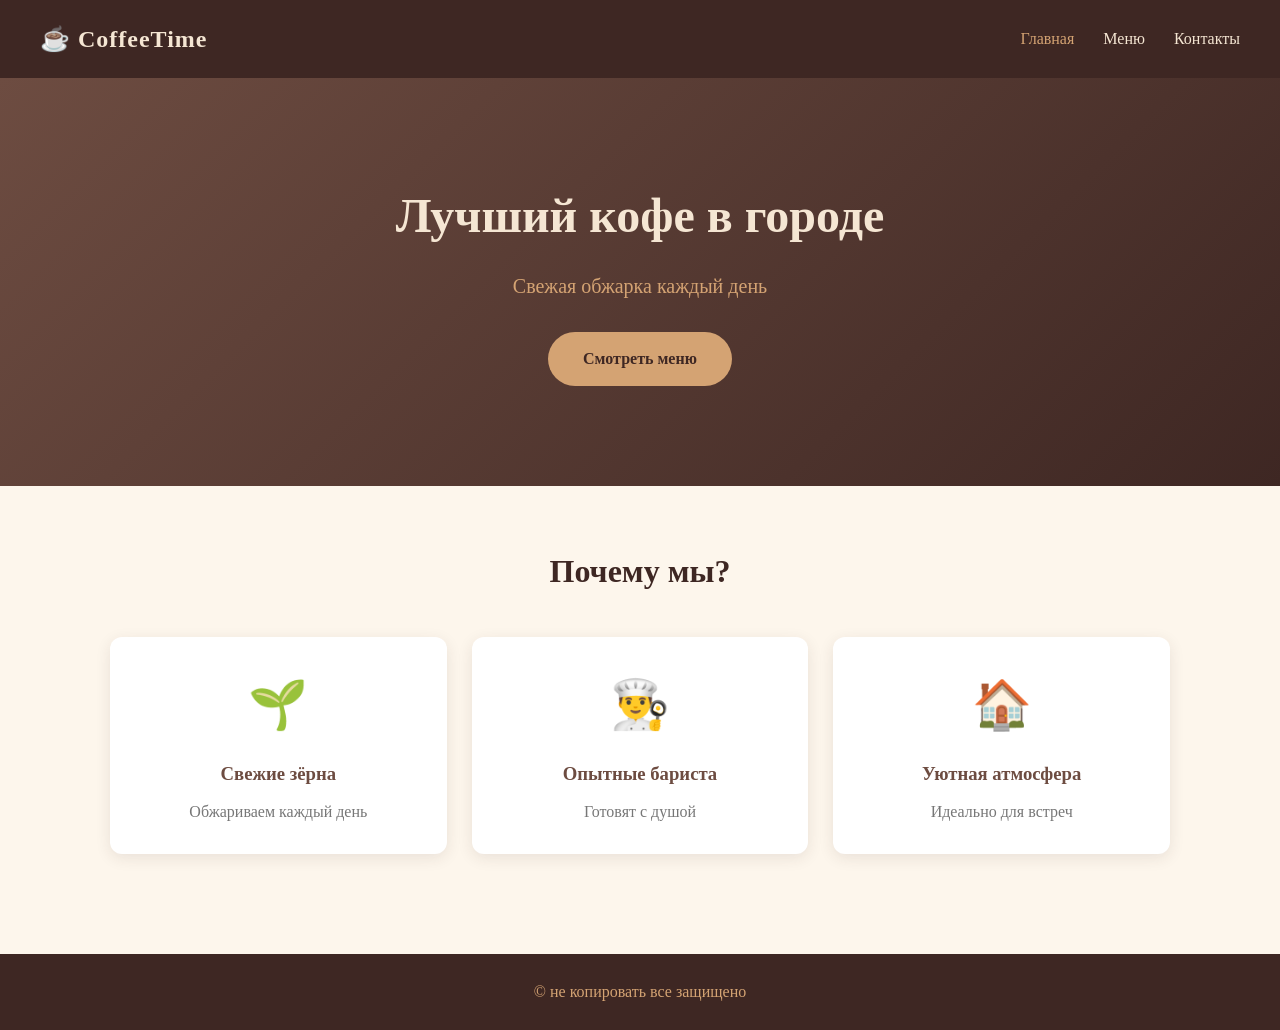
<file: index.html>
<!DOCTYPE html>
<html lang="ru">
<head>
  <meta charset="UTF-8">
  <meta name="viewport" content="width=device-width, initial-scale=1.0">
  <title>CoffeeTime — Главная</title>
  <link rel="stylesheet" href="css/style.css">
</head>
<body>

  <header>
    <div class="logo">☕ CoffeeTime</div>
    <nav>
      <a href="index.html" class="active">Главная</a>
      <a href="menu.html">Меню</a>
      <a href="contacts.html">Контакты</a>
    </nav>
  </header>

  <section class="hero">
    <h1>Лучший кофе в городе</h1>
    <p>Свежая обжарка каждый день</p>
    <a href="menu.html" class="btn">Смотреть меню</a>
  </section>

  <div class="container">
    <h2>Почему мы?</h2>
    <div class="cards">
      <div class="card">
        <div class="icon">🌱</div>
        <h3>Свежие зёрна</h3>
        <p>Обжариваем каждый день</p>
      </div>
      <div class="card">
        <div class="icon">👨‍🍳</div>
        <h3>Опытные бариста</h3>
        <p>Готовят с душой</p>
      </div>
      <div class="card">
        <div class="icon">🏠</div>
        <h3>Уютная атмосфера</h3>
        <p>Идеально для встреч</p>
      </div>
    </div>
  </div>

  <footer>
    <p>© не копировать все защищено</p>
  </footer>

</body>
</html>
</file>
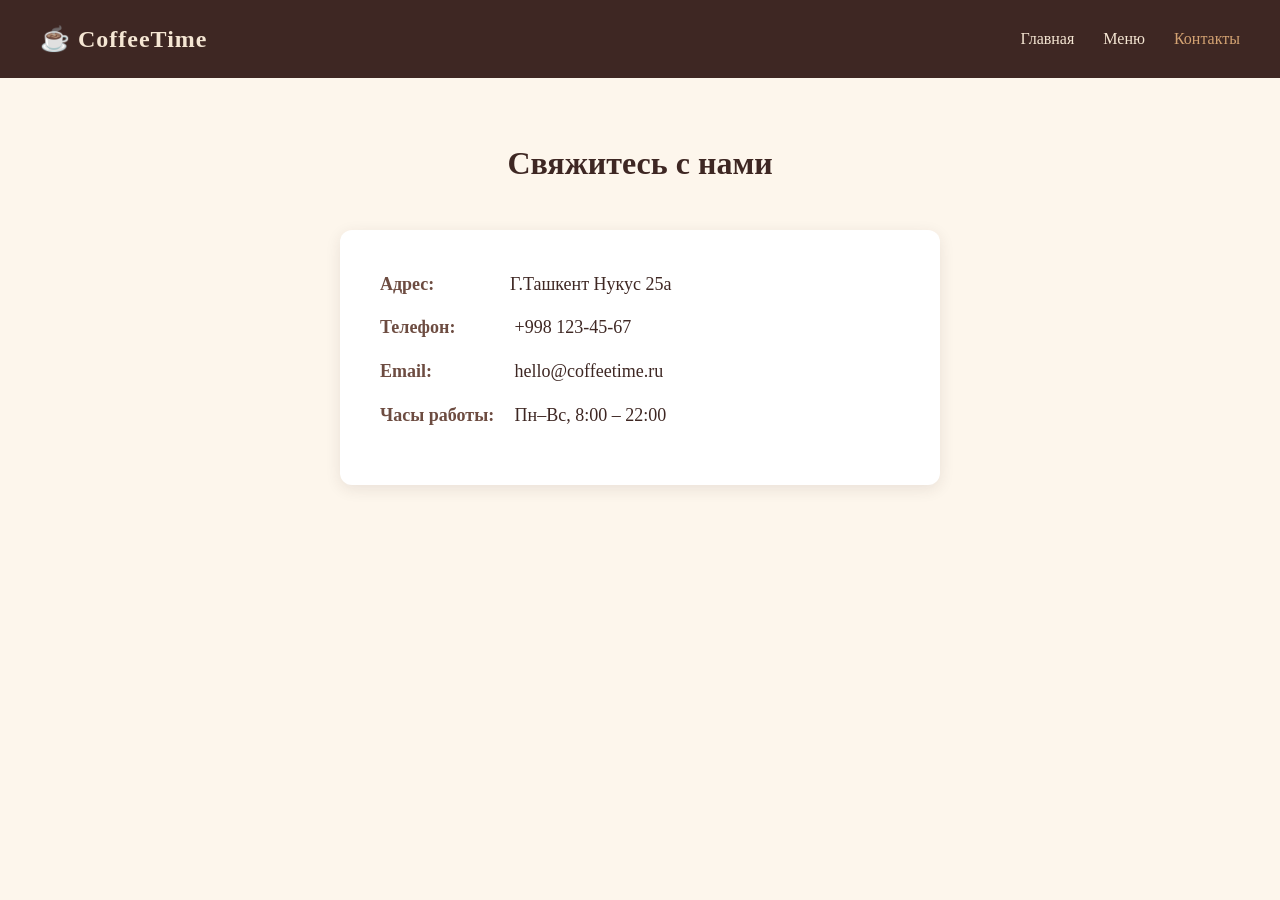
<file: contacts.html>
<!DOCTYPE html>
<html lang="ru">
<head>
  <meta charset="UTF-8">
  <meta name="viewport" content="width=device-width, initial-scale=1.0">
  <title>CoffeeTime — Контакты</title>
  <link rel="stylesheet" href="css/style.css">
</head>
<body>

  <header>
    <div class="logo">☕ CoffeeTime</div>
    <nav>
      <a href="index.html">Главная</a>
      <a href="menu.html">Меню</a>
      <a href="contacts.html" class="active">Контакты</a>
    </nav>
  </header>

  <div class="container">
    <h2>Свяжитесь с нами</h2>
    <div class="contact-box">
      <p><strong>Адрес:</strong>Г.Ташкент Нукус 25а</p>
      <p><strong>Телефон:</strong> +998 123-45-67 </p>
      <p><strong>Email:</strong> hello@coffeetime.ru </p>
      <p><strong>Часы работы:</strong> Пн–Вс, 8:00 – 22:00</p>
    </div>
  </div>



</body>
</html>
</file>
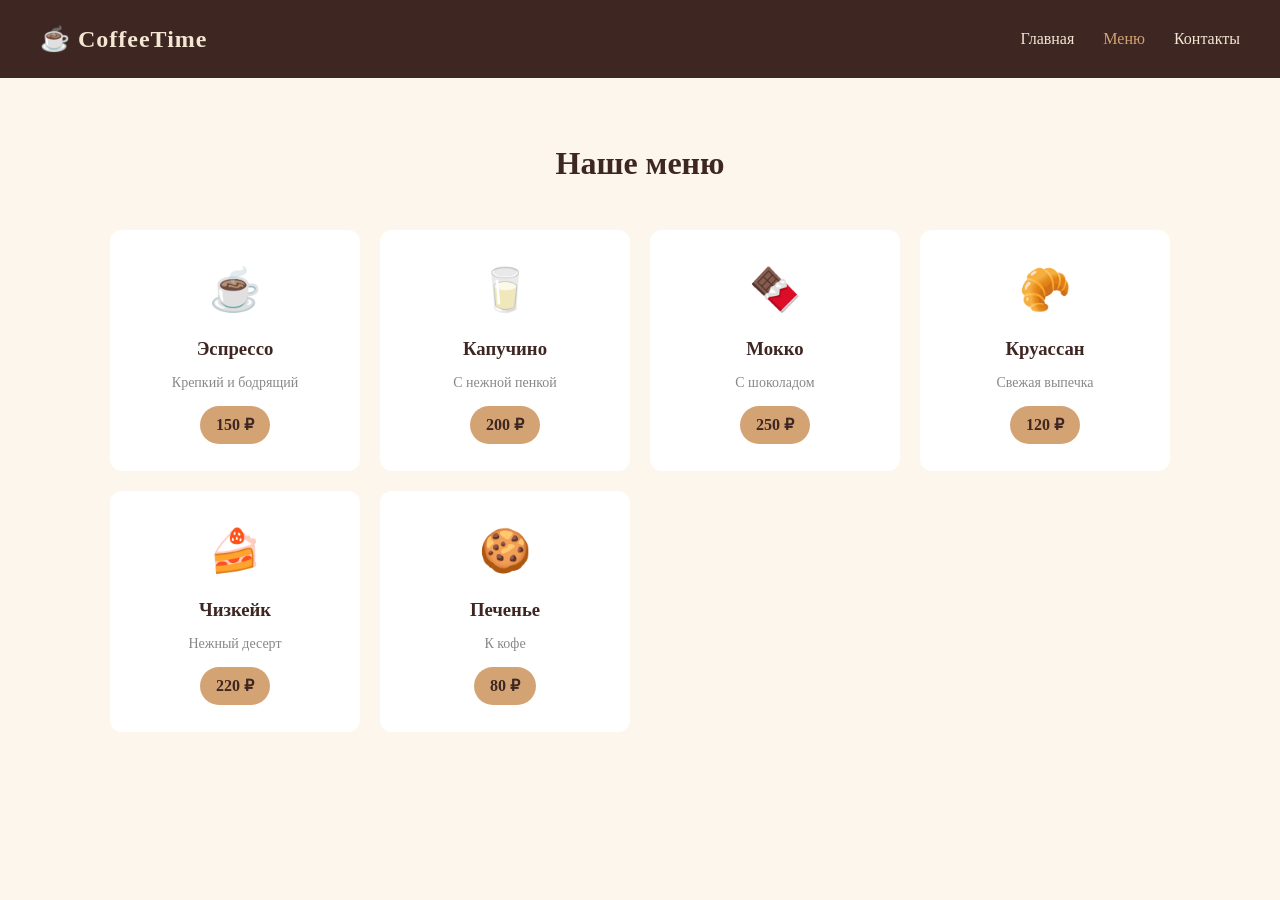
<file: menu.html>
<!DOCTYPE html>
<html lang="ru">
<head>
  <meta charset="UTF-8">
  <meta name="viewport" content="width=device-width, initial-scale=1.0">
  <title>CoffeeTime — Меню</title>
  <link rel="stylesheet" href="css/style.css">
  <link rel="stylesheet" href="css/menu.css">
</head>
<body>

  <header>
    <div class="logo">☕ CoffeeTime</div>
    <nav>
      <a href="index.html">Главная</a>
      <a href="menu.html" class="active">Меню</a>
      <a href="contacts.html">Контакты</a>
    </nav>
  </header>

  <div class="container">
    <h2>Наше меню</h2>

    <div class="menu-grid">
      <div class="menu-item">
        <span class="emoji">☕</span>
        <h3>Эспрессо</h3>
        <p>Крепкий и бодрящий</p>
        <span class="price">150 ₽</span>
      </div>
      <div class="menu-item">
        <span class="emoji">🥛</span>
        <h3>Капучино</h3>
        <p>С нежной пенкой</p>
        <span class="price">200 ₽</span>
      </div>
      <div class="menu-item">
        <span class="emoji">🍫</span>
        <h3>Мокко</h3>
        <p>С шоколадом</p>
        <span class="price">250 ₽</span>
      </div>
      <div class="menu-item">
        <span class="emoji">🥐</span>
        <h3>Круассан</h3>
        <p>Свежая выпечка</p>
        <span class="price">120 ₽</span>
      </div>
      <div class="menu-item">
        <span class="emoji">🍰</span>
        <h3>Чизкейк</h3>
        <p>Нежный десерт</p>
        <span class="price">220 ₽</span>
      </div>
      <div class="menu-item">
        <span class="emoji">🍪</span>
        <h3>Печенье</h3>
        <p>К кофе</p>
        <span class="price">80 ₽</span>
      </div>
    </div>
  </div>


</body>
</html>
</file>
<file: css/style.css>
* {
  margin: 0;
  padding: 0;
  box-sizing: border-box;
}

body {
  font-family: 'Georgia', serif;
  background: #fdf6ec;
  color: #3e2723;
  line-height: 1.6;
}

/* Шапка */
header {
  background: #3e2723;
  color: #f5e6d3;
  padding: 20px 40px;
  display: flex;
  justify-content: space-between;
  align-items: center;
}

.logo {
  font-size: 24px;
  font-weight: bold;
  letter-spacing: 1px;
}

nav a {
  color: #f5e6d3;
  text-decoration: none;
  margin-left: 25px;
  font-size: 16px;
  transition: color 0.3s;
}

nav a:hover,
nav a.active {
  color: #d4a373;
}

/* Баннер */
.hero {
  background: linear-gradient(135deg, #6d4c41, #3e2723);
  color: #f5e6d3;
  text-align: center;
  padding: 100px 20px;
}

.hero h1 {
  font-size: 48px;
  margin-bottom: 15px;
}

.hero p {
  font-size: 20px;
  margin-bottom: 30px;
  color: #d4a373;
}

.btn {
  display: inline-block;
  padding: 14px 35px;
  background: #d4a373;
  color: #3e2723;
  text-decoration: none;
  border-radius: 30px;
  font-weight: bold;
  transition: transform 0.3s, background 0.3s;
}

.btn:hover {
  transform: scale(1.05);
  background: #f5e6d3;
}

/* Контейнер */
.container {
  max-width: 1100px;
  margin: 0 auto;
  padding: 60px 20px;
}

.container h2 {
  font-size: 32px;
  text-align: center;
  margin-bottom: 40px;
  color: #3e2723;
}

/* Карточки */
.cards {
  display: grid;
  grid-template-columns: repeat(auto-fit, minmax(240px, 1fr));
  gap: 25px;
}

.card {
  background: #fff;
  padding: 30px;
  border-radius: 12px;
  text-align: center;
  box-shadow: 0 4px 15px rgba(62, 39, 35, 0.1);
  transition: transform 0.3s;
}

.card:hover {
  transform: translateY(-5px);
}

.card .icon {
  font-size: 48px;
  margin-bottom: 15px;
}

.card h3 {
  color: #6d4c41;
  margin-bottom: 10px;
}

.card p {
  color: #777;
}

/* Контакты */
.contact-box {
  background: #fff;
  padding: 40px;
  border-radius: 12px;
  box-shadow: 0 4px 15px rgba(62, 39, 35, 0.1);
  max-width: 600px;
  margin: 0 auto;
}

.contact-box p {
  margin-bottom: 15px;
  font-size: 18px;
}

.contact-box strong {
  color: #6d4c41;
  display: inline-block;
  min-width: 130px;
}

/* Подвал */
footer {
  background: #3e2723;
  color: #d4a373;
  text-align: center;
  padding: 25px;
  margin-top: 40px;
}

/* Адаптив */
@media (max-width: 700px) {
  header {
    flex-direction: column;
    gap: 15px;
    padding: 15px 20px;
  }
  nav a {
    margin: 0 10px;
    font-size: 14px;
  }
  .hero h1 {
    font-size: 32px;
  }
}
</file>
<file: css/menu.css>
/* Сетка меню */
.menu-grid {
  display: grid;
  grid-template-columns: repeat(auto-fit, minmax(200px, 1fr));
  gap: 20px;
}

/* Элемент меню */
.menu-item {
  background: #fff;
  padding: 25px;
  border-radius: 12px;
  text-align: center;
  border: 2px solid transparent;
  transition: border-color 0.3s, transform 0.3s;
}

.menu-item:hover {
  border-color: #d4a373;
  transform: translateY(-5px);
}

.menu-item .emoji {
  font-size: 42px;
  display: block;
  margin-bottom: 10px;
}

.menu-item h3 {
  color: #3e2723;
  margin-bottom: 8px;
}

.menu-item p {
  color: #888;
  font-size: 14px;
  margin-bottom: 12px;
}

.menu-item .price {
  display: inline-block;
  background: #d4a373;
  color: #3e2723;
  padding: 6px 16px;
  border-radius: 20px;
  font-weight: bold;
}
</file>
